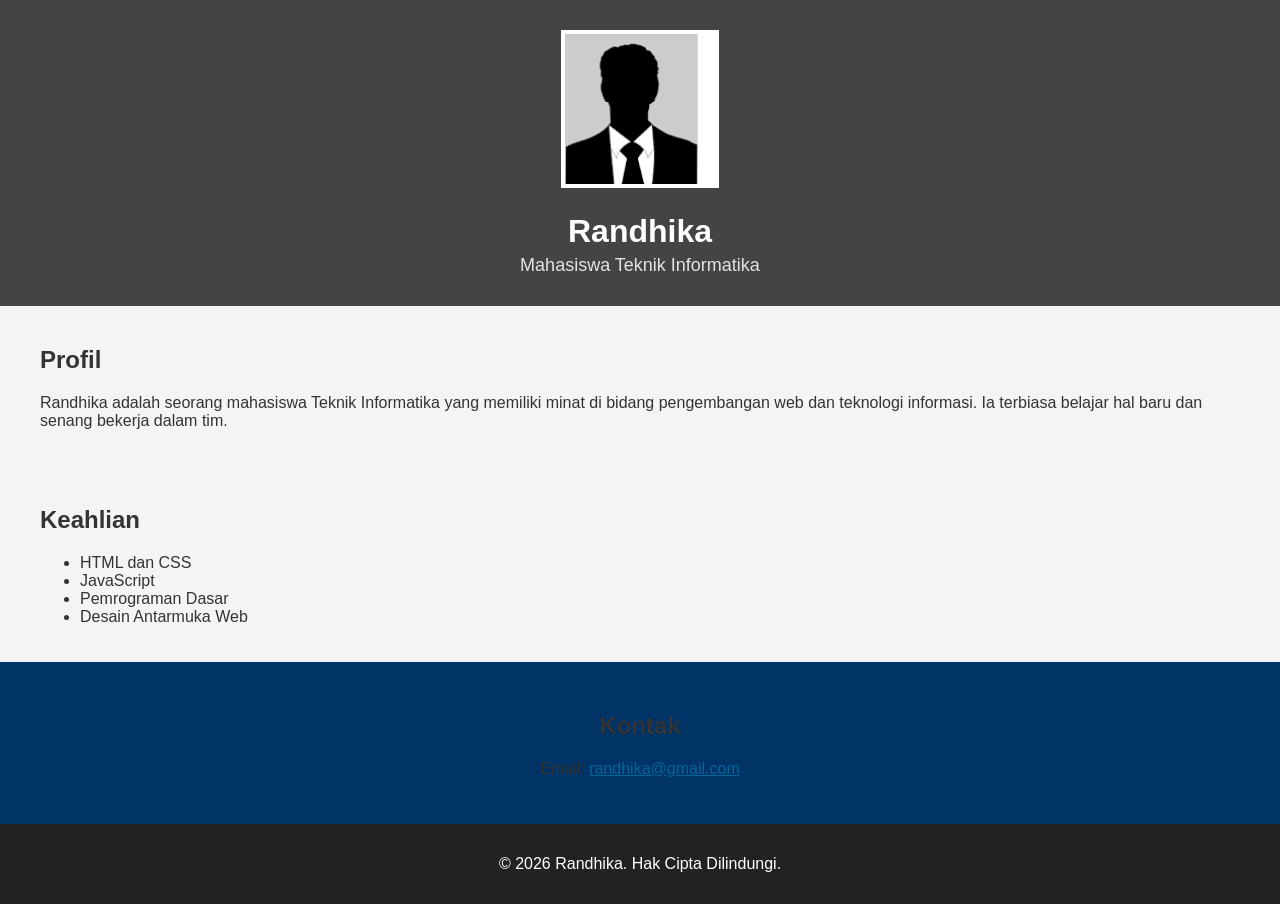
<file: Pertemuan03/index.html>
<!DOCTYPE html>
<html lang="id">
<head>
    <meta charset="UTF-8">
    <meta name="viewport" content="width=device-width, initial-scale=1.0">
    <title>CV Mahasiswa</title>
    <link rel="stylesheet" href="style.css">
</head>
<body>

    <header>
        <img class="foto-profil" src="foto.png" alt="Foto Profil Randhika">
        <h1>Randhika</h1>
        <p class="profesi">Mahasiswa Teknik Informatika</p>
    </header>

    <div class="profil">
        <h2>Profil</h2>
        <p>
            Randhika adalah seorang mahasiswa Teknik Informatika yang memiliki minat
            di bidang pengembangan web dan teknologi informasi. Ia terbiasa belajar
            hal baru dan senang bekerja dalam tim.
        </p>
    </div>

    <div class="keahlian">
        <h2>Keahlian</h2>
        <ul>
            <li>HTML dan CSS</li>
            <li>JavaScript</li>
            <li>Pemrograman Dasar</li>
            <li>Desain Antarmuka Web</li>
        </ul>
    </div>

    <div class="kontak">
        <h2>Kontak</h2>
        <p>Email: <a href="mailto:randhika@gmail.com">randhika@gmail.com</a></p>
    </div>

    <footer>
        <p>&copy; 2026 Randhika. Hak Cipta Dilindungi.</p>
    </footer>
</body>
</html>
</file>
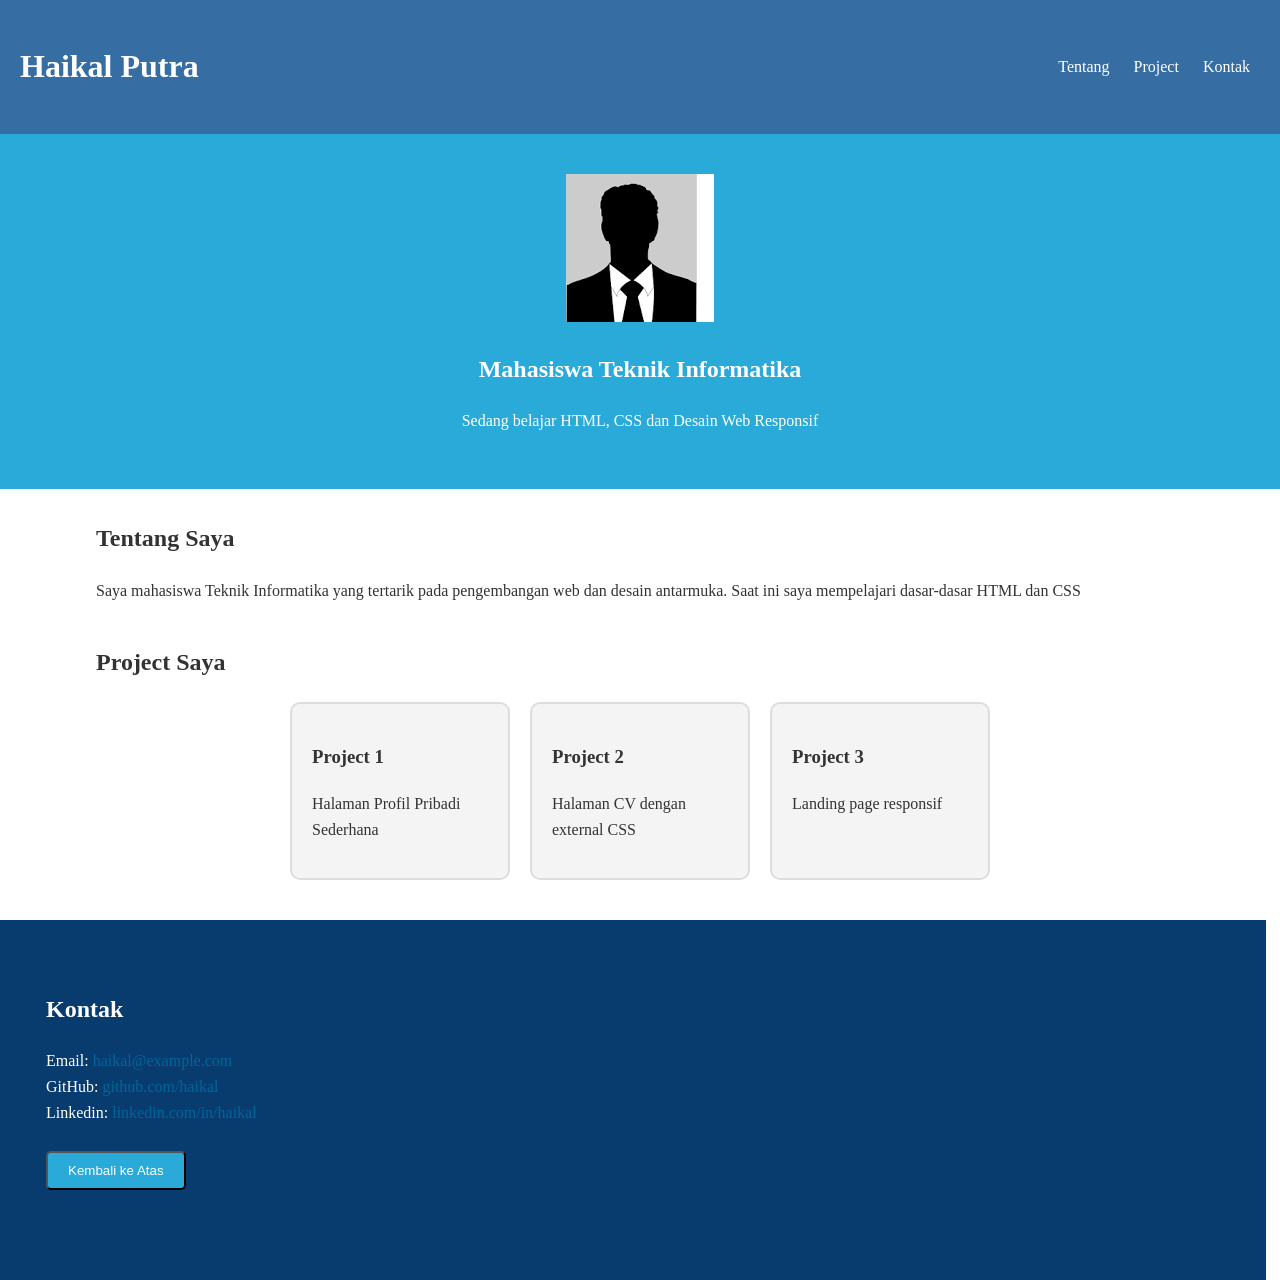
<file: Pertemuan04/index.html>
<!DOCTYPE html>
<html lang="en">
<head>
    <meta charset="UTF-8">
    <meta name="viewport" content="width=device-width, initial-scale=1.0">
    <link rel="stylesheet" href="style.css">
    <title>Mini Portfolio</title>
</head>
<body>
    <header>
        <h1>Haikal Putra</h1>
        <nav>
            <a href="#tentang">Tentang</a>
            <a href="#project">Project</a> 
            <a href="#kontak">Kontak</a>
        </nav>
    </header>

    <section id="hero">
        <img src="foto.png" alt="Foto">
        <h2>Mahasiswa Teknik Informatika</h2>
        <p>Sedang belajar HTML, CSS dan Desain Web Responsif</p>
    </section>

    <main>
        <section id="tentang">
            <h2>Tentang Saya</h2>
            <p>Saya mahasiswa Teknik Informatika yang tertarik pada 
                pengembangan web dan desain antarmuka. Saat ini saya mempelajari dasar-dasar HTML dan CSS </p>
        </section>

        <section id="project">
            <h2>Project Saya</h2>
            <div class="card-wrapper">
                <div class="card">
                    <h3>Project 1</h3>
                    <p>Halaman Profil Pribadi Sederhana</p>
                </div>
                <div class="card">
                    <h3>Project 2</h3>
                    <p>Halaman CV dengan external CSS</p>
                </div>
                <div class="card">
                    <h3>Project 3</h3>
                    <p>Landing page responsif</p>
                </div>
            </div>
        </section>

        <footer>
        <section id="kontak">
            <h2>Kontak</h2>
            <ul class="kontak-list">
                <li>
                    Email: 
                    <a href="mailto:haikal@example.com">haikal@example.com</a><br>
                    GitHub:
                    <a href="https://github.com/haikal">github.com/haikal</a><br>
                    Linkedin:
                    <a href="https://linkedin.com/in/haikal">linkedin.com/in/haikal</a><br>
                </li>
            </ul>
            <button>Kembali ke Atas</button>
        </section>
        </footer>
    </main>
</body>
</html>
</file>
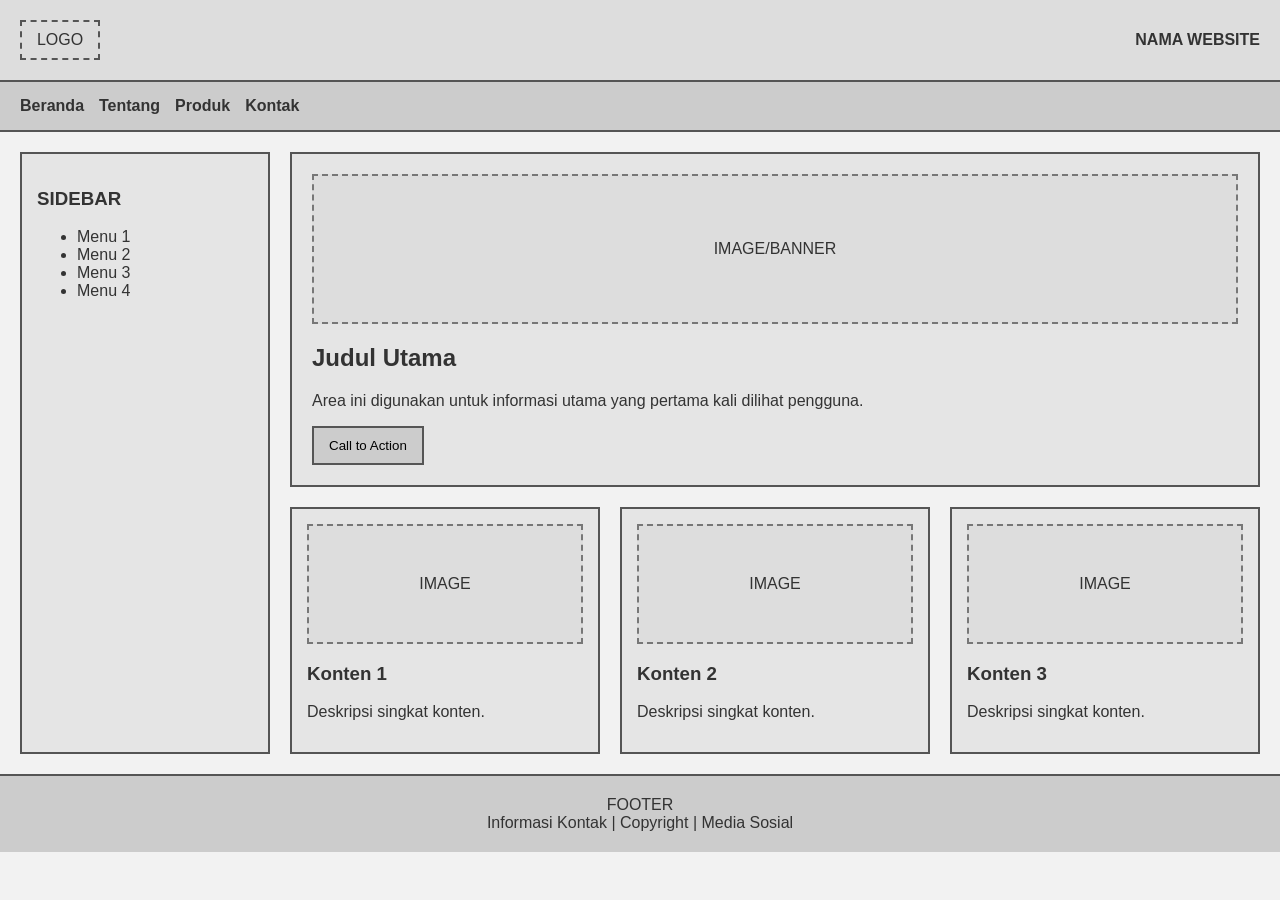
<file: Pertemuan05/Low Fid/index.html>
<!doctype html>
<html lang="id">
  <head>
    <meta charset="UTF-8" />
    <meta name="viewport" content="width=device-width, initial-scale=1.0" />
    <title>Low Fidelity Wireframe</title>
    <link rel="stylesheet" href="css/style.css" />
  </head>
  <body>
    <!-- Header -->
    <header class="header">
      <div class="logo">LOGO</div>
      <div class="judul">NAMA WEBSITE</div>
    </header>

    <!-- Navbar -->
    <nav class="navbar">
      <a href="#">Beranda</a>
      <a href="#">Tentang</a>
      <a href="#">Produk</a>
      <a href="#">Kontak</a>
    </nav>

    <!-- Layout utama -->
    <main class="layout">
      <!-- Sidebar -->
      <aside class="sidebar">
        <h3>SIDEBAR</h3>
        <ul>
          <li>Menu 1</li>
          <li>Menu 2</li>
          <li>Menu 3</li>
          <li>Menu 4</li>
        </ul>
      </aside>

      <!-- Content -->
      <section class="content">
        <div class="hero">
          <div class="image-placeholder">IMAGE/BANNER</div>
          <h1>Judul Utama</h1>
          <p>
            Area ini digunakan untuk informasi utama yang pertama kali dilihat
            pengguna.
          </p>
          <button>Call to Action</button>
        </div>

        <!-- Card -->
        <div class="card-container">
          <div class="card">
            <div class="gambar-card">IMAGE</div>
            <h3>Konten 1</h3>
            <p>Deskripsi singkat konten.</p>
          </div>
          <div class="card">
            <div class="gambar-card">IMAGE</div>
            <h3>Konten 2</h3>
            <p>Deskripsi singkat konten.</p>
          </div>
          <div class="card">
            <div class="gambar-card">IMAGE</div>
            <h3>Konten 3</h3>
            <p>Deskripsi singkat konten.</p>
          </div>
        </div>
      </section>
    </main>

    <!-- Footer -->
    <footer class="footer">
      FOOTER<br />
      Informasi Kontak | Copyright | Media Sosial
    </footer>
  </body>
</html>
</file>
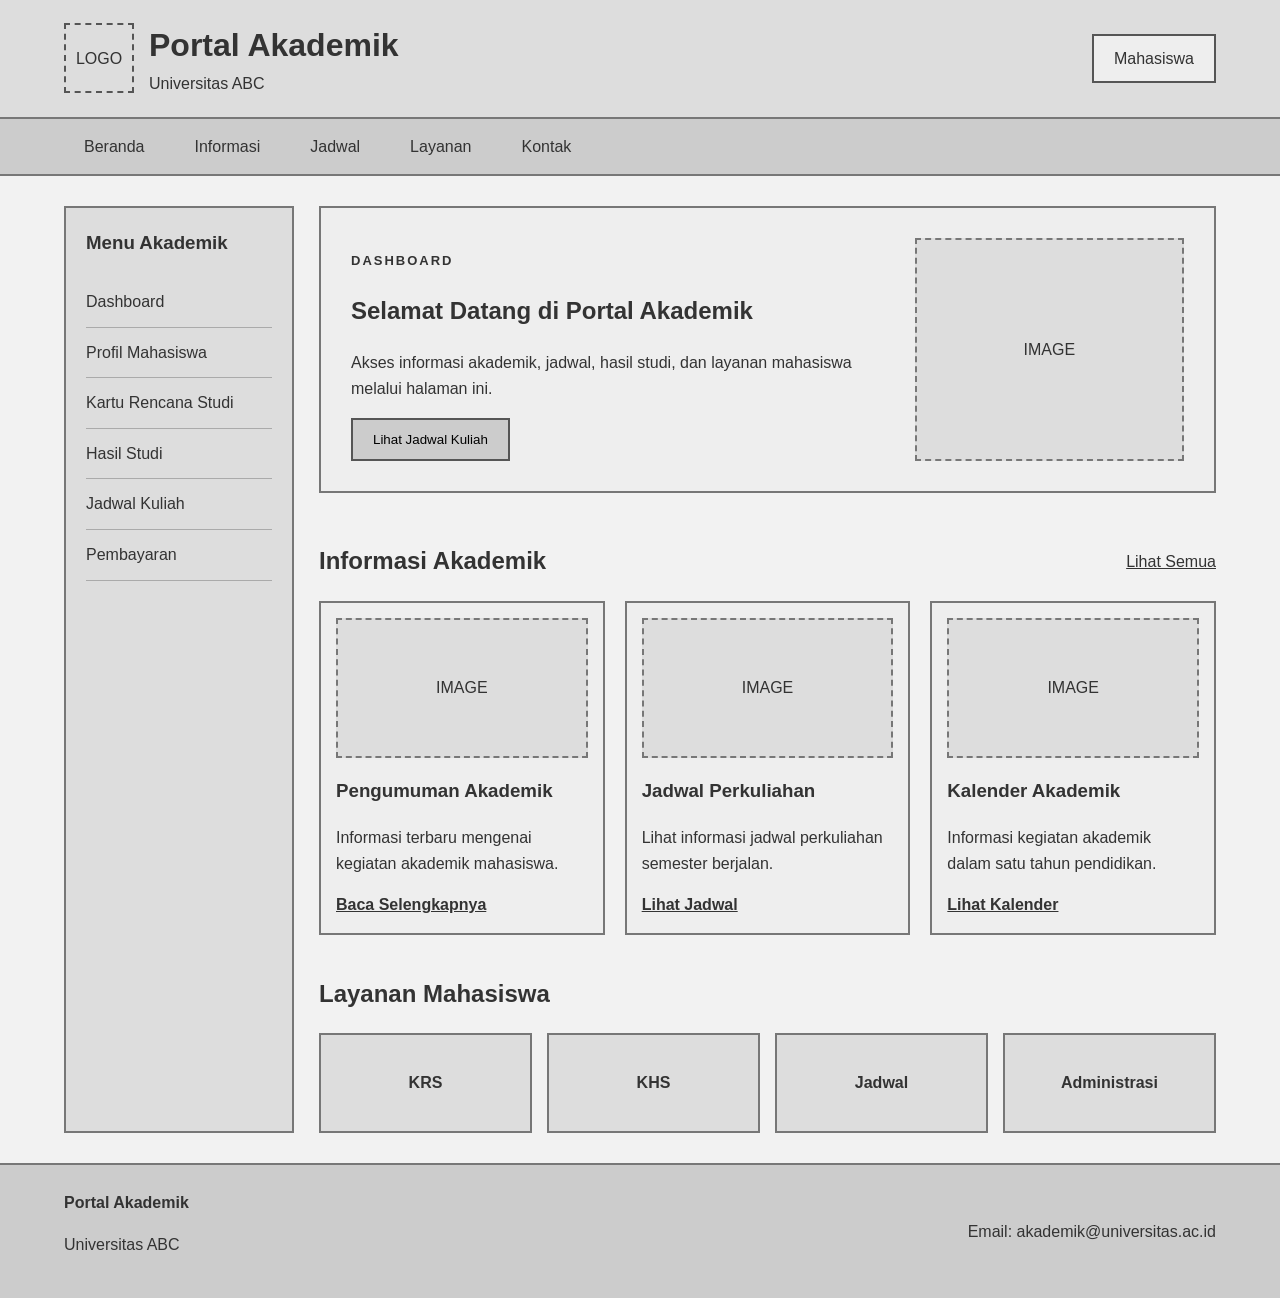
<file: Pertemuan05/Mid Fid/index.html>
<!doctype html>
<html lang="id">
  <head>
    <meta charset="UTF-8" />
    <meta name="viewport" content="width=device-width, initial-scale=1.0" />
    <title>Wireframe Portal Akademik</title>
    <link rel="stylesheet" href="css/style.css" />
  </head>
  <body>
    <!-- Header -->
    <header>
      <div class="container header-wrapper">
        <div class="brand">
          <div class="logo-placeholder">LOGO</div>
          <div>
            <h1>Portal Akademik</h1>
            <p>Universitas ABC</p>
          </div>
        </div>
        <div class="profile">Mahasiswa</div>
      </div>
    </header>

    <!-- Navigation -->
    <nav>
      <div class="container nav-wrapper">
        <a href="#beranda">Beranda</a>
        <a href="#informasi">Informasi</a>
        <a href="#jadwal">Jadwal</a>
        <a href="#layanan">Layanan</a>
        <a href="#kontak">Kontak</a>
      </div>
    </nav>

    <!-- Main -->
    <main class="container main-layout">
      <!-- Sidebar -->
      <aside class="sidebar">
        <h3>Menu Akademik</h3>
        <a href="#">Dashboard</a>
        <a href="#">Profil Mahasiswa</a>
        <a href="#">Kartu Rencana Studi</a>
        <a href="#">Hasil Studi</a>
        <a href="#">Jadwal Kuliah</a>
        <a href="#">Pembayaran</a>
      </aside>

      <!-- Main Content -->
      <section class="content">
        <!-- Hero -->
        <section id="beranda" class="hero">
          <div class="hero-text">
            <p class="label">DASHBOARD</p>
            <h2>Selamat Datang di Portal Akademik</h2>
            <p>
              Akses informasi akademik, jadwal, hasil studi, dan layanan
              mahasiswa melalui halaman ini.
            </p>
            <button>Lihat Jadwal Kuliah</button>
          </div>
          <div class="hero-image">IMAGE</div>
        </section>

        <!-- Informasi -->
        <section id="informasi">
          <div class="section-title">
            <h2>Informasi Akademik</h2>
            <a href="#"> Lihat Semua </a>
          </div>
          <div class="card-grid">
            <article class="card">
              <div class="card-image">IMAGE</div>
              <h3>Pengumuman Akademik</h3>
              <p>Informasi terbaru mengenai kegiatan akademik mahasiswa.</p>
              <a href="#"> Baca Selengkapnya </a>
            </article>
            <article class="card">
              <div class="card-image">IMAGE</div>
              <h3>Jadwal Perkuliahan</h3>
              <p>Lihat informasi jadwal perkuliahan semester berjalan.</p>
              <a href="#"> Lihat Jadwal </a>
            </article>
            <article class="card">
              <div class="card-image">IMAGE</div>
              <h3>Kalender Akademik</h3>
              <p>Informasi kegiatan akademik dalam satu tahun pendidikan.</p>
              <a href="#"> Lihat Kalender </a>
            </article>
          </div>
        </section>

        <!-- Layanan -->
        <section id="layanan" class="layanan">
          <h2>Layanan Mahasiswa</h2>
          <div class="layanan-grid">
            <div class="layanan-item">KRS</div>
            <div class="layanan-item">KHS</div>
            <div class="layanan-item">Jadwal</div>
            <div class="layanan-item">Administrasi</div>
          </div>
        </section>
      </section>
    </main>

    <!-- Footer -->
    <footer id="kontak">
      <div class="container footer-wrapper">
        <div>
          <strong>Portal Akademik</strong>
          <p>Universitas ABC</p>
        </div>
        <div>Email: akademik@universitas.ac.id</div>
      </div>
    </footer>
  </body>
</html>
</file>
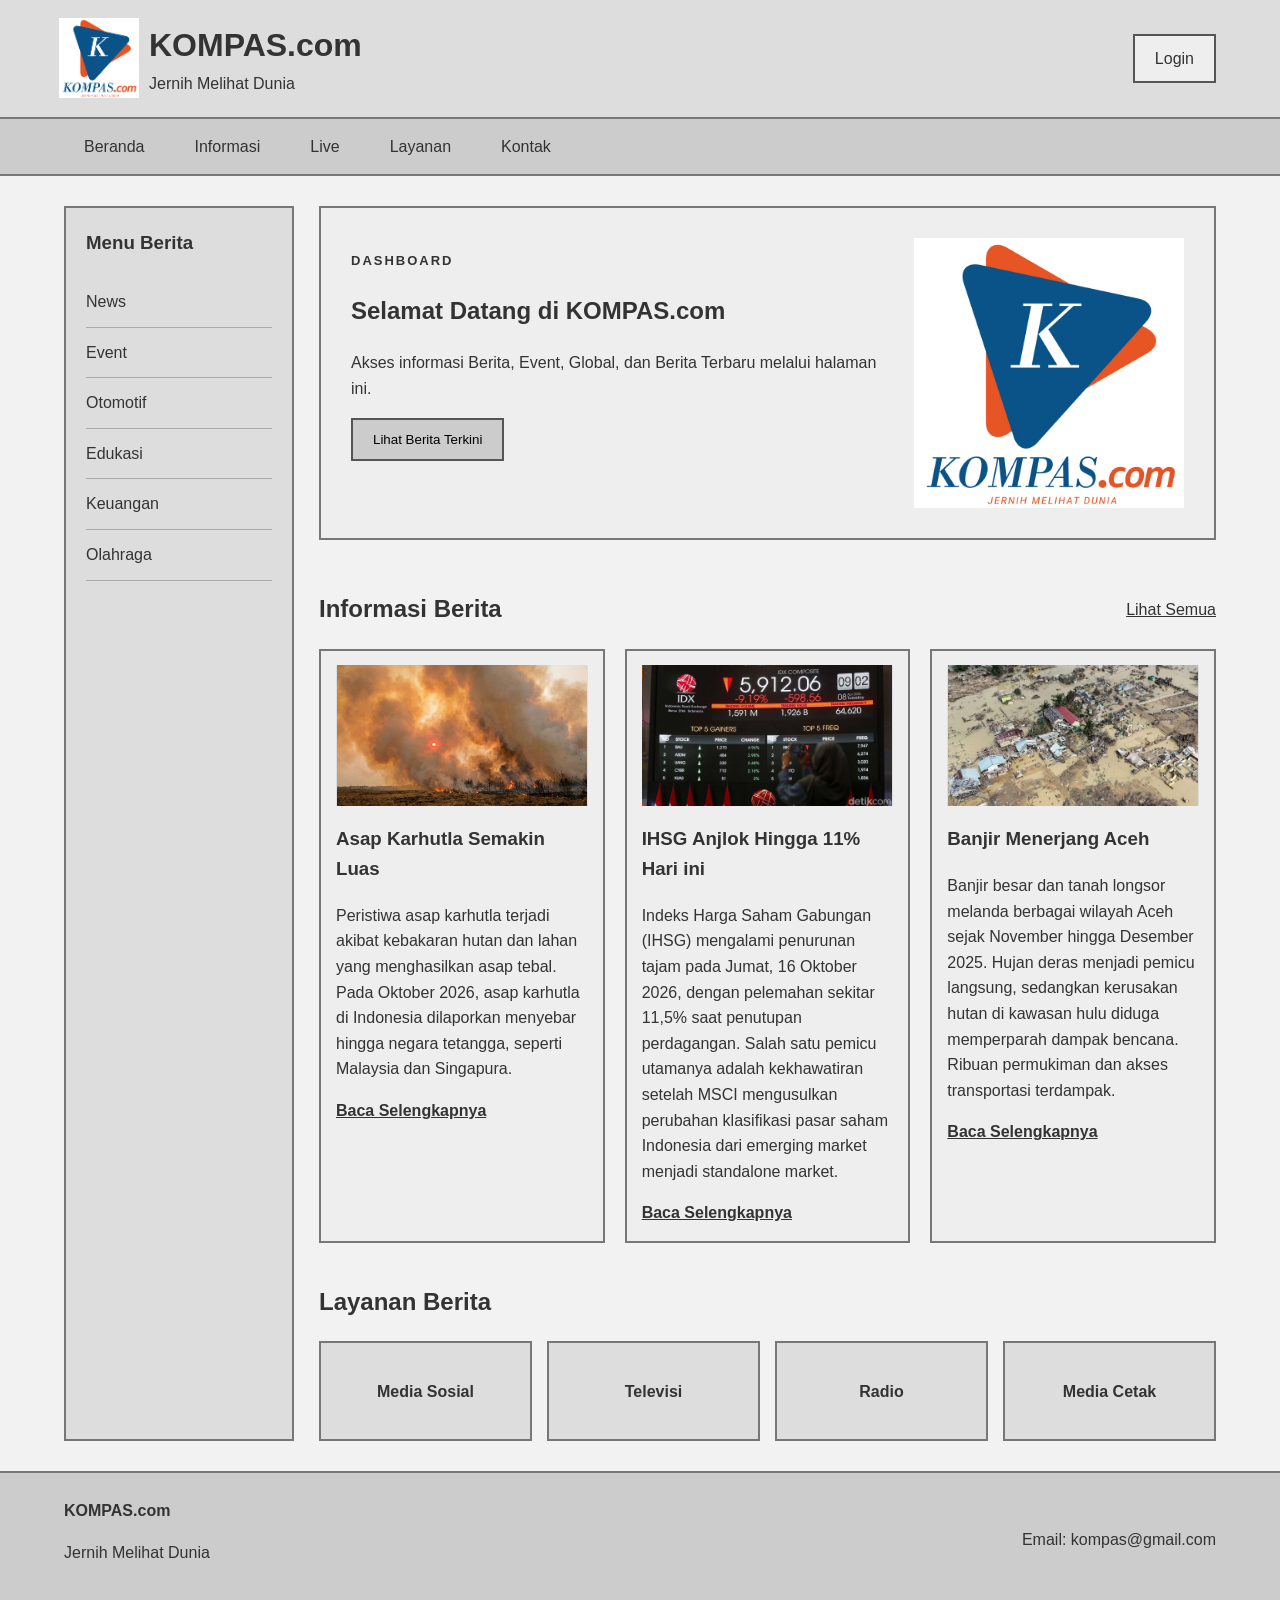
<file: Pertemuan05/Tugas Praktikum/index.html>
<!doctype html>
<html lang="id">
  <head>
    <meta charset="UTF-8" />
    <meta name="viewport" content="width=device-width, initial-scale=1.0" />
    <title>Wireframe Portal Akademik</title>
    <link rel="stylesheet" href="css/style.css" />
  </head>
  <body>
    <!-- Header -->
    <header>
      <div class="container header-wrapper">
        <div class="brand">
          <div class="logo-placeholder"><img class="logo" src="logo.png"></div>
          <div>
            <h1>KOMPAS.com</h1>
            <p>Jernih Melihat Dunia</p>
          </div>
        </div>
        <div class="profile">Login</div>
      </div>
    </header>

    <!-- Navigation -->
    <nav>
      <div class="container nav-wrapper">
        <a href="#beranda">Beranda</a>
        <a href="#informasi">Informasi</a>
        <a href="#live">Live</a>
        <a href="#layanan">Layanan</a>
        <a href="#kontak">Kontak</a>
      </div>
    </nav>

    <!-- Main -->
    <main class="container main-layout">
      <!-- Sidebar -->
      <aside class="sidebar">
        <h3>Menu Berita</h3>
        <a href="#">News</a>
        <a href="#">Event</a>
        <a href="#">Otomotif</a>
        <a href="#">Edukasi</a>
        <a href="#">Keuangan</a>
        <a href="#">Olahraga</a>
      </aside>

      <!-- Main Content -->
      <section class="content">
        <!-- Hero -->
        <section id="beranda" class="hero">
          <div class="hero-text">
            <p class="label">DASHBOARD</p>
            <h2>Selamat Datang di KOMPAS.com</h2>
            <p>
              Akses informasi Berita, Event, Global, dan Berita
              Terbaru melalui halaman ini.
            </p>
            <button>Lihat Berita Terkini</button>
          </div>
          <div class="hero-image"><img class="logo-dashboard" src="logo.png"></div>
        </section>

        <!-- Informasi -->
        <section id="informasi">
          <div class="section-title">
            <h2>Informasi Berita</h2>
            <a href="#"> Lihat Semua </a>
          </div>
          <div class="card-grid">
            <article class="card">
              <div class="card-image"><img class="foto" src="karhutla.jpg"></div>
              <h3>Asap Karhutla Semakin Luas</h3>
              <p>Peristiwa asap karhutla terjadi akibat kebakaran hutan dan lahan yang menghasilkan asap tebal. Pada Oktober 2026, asap karhutla di Indonesia dilaporkan menyebar hingga negara tetangga, seperti Malaysia dan Singapura.</p>
              <a href="#"> Baca Selengkapnya </a>
            </article>
            <article class="card">
              <div class="card-image"><img class="foto" src="ihsg.jpg"></div>
              <h3>IHSG Anjlok Hingga 11% Hari ini</h3>
              <p>Indeks Harga Saham Gabungan (IHSG) mengalami penurunan tajam pada Jumat, 16 Oktober 2026, dengan pelemahan sekitar 11,5% saat penutupan perdagangan. Salah satu pemicu utamanya adalah kekhawatiran setelah MSCI mengusulkan perubahan klasifikasi pasar saham Indonesia dari emerging market menjadi standalone market.</p>
              <a href="#"> Baca Selengkapnya </a>
            </article>
            <article class="card">
              <div class="card-image"><img class="foto" src="aceh.jpg"></div>
              <h3>Banjir Menerjang Aceh</h3>
              <p>Banjir besar dan tanah longsor melanda berbagai wilayah Aceh sejak November hingga Desember 2025. Hujan deras menjadi pemicu langsung, sedangkan kerusakan hutan di kawasan hulu diduga memperparah dampak bencana. Ribuan permukiman dan akses transportasi terdampak.</p>
              <a href="#"> Baca Selengkapnya </a>
            </article>
          </div>
        </section>

        <!-- Layanan -->
        <section id="layanan" class="layanan">
          <h2>Layanan Berita</h2>
          <div class="layanan-grid">
            <div class="layanan-item">Media Sosial</div>
            <div class="layanan-item">Televisi</div>
            <div class="layanan-item">Radio</div>
            <div class="layanan-item">Media Cetak</div>
          </div>
        </section>
      </section>
    </main>

    <!-- Footer -->
    <footer id="kontak">
      <div class="container footer-wrapper">
        <div>
          <strong>KOMPAS.com</strong>
          <p>Jernih Melihat Dunia</p>
        </div>
        <div>Email: kompas@gmail.com</div>
      </div>
    </footer>
  </body>
</html>
</file>
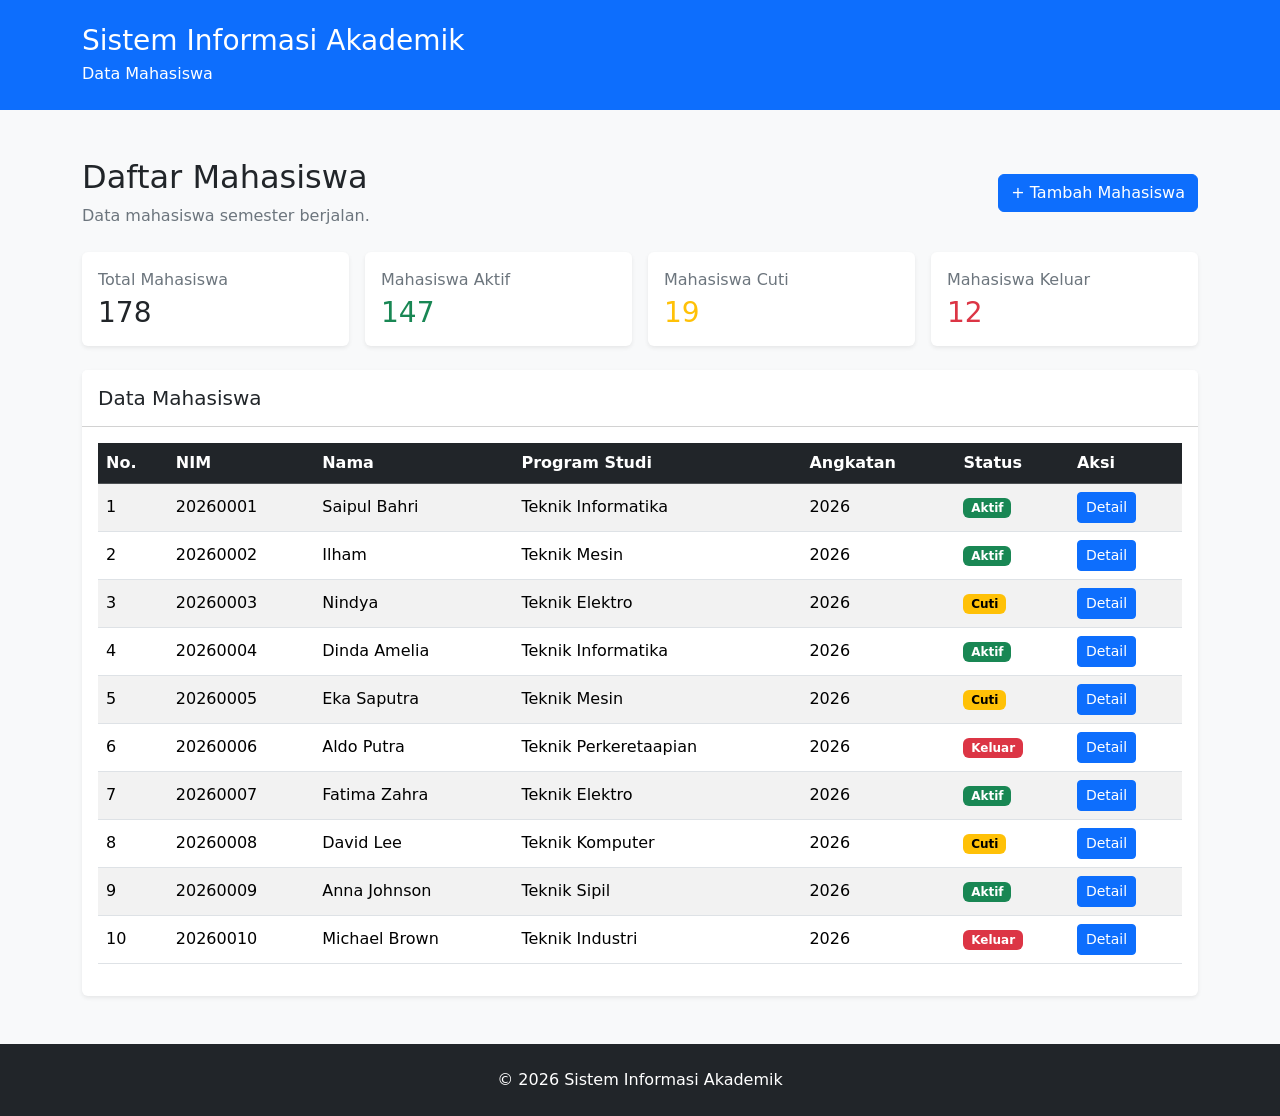
<file: Pertemuan09/Tabel Data Mahasiswa (Tugas)/index.html>
<!DOCTYPE html>
<html lang="id">
<head>
  <meta charset="UTF-8">
  <meta name="viewport"
       content="width=device-width, initial-scale=1.0">
  <title>Data Mahasiswa Bootstrap</title>
  <!-- Bootstrap 5.3.8 -->
  <link
     href="https://cdn.jsdelivr.net/npm/bootstrap@5.3.8/dist/css/bootstrap.min.css"
     rel="stylesheet">
  <!-- CSS sendiri -->
  <link
     rel="stylesheet"
     href="css/style.css">
</head>
<body class="bg-light">
  <!-- =========================
      HEADER
      ========================= -->
  <header class="bg-primary text-white py-4">
     <div class="container">
        <h1 class="h3 mb-1">
           Sistem Informasi Akademik
        </h1>
        <p class="mb-0">
           Data Mahasiswa
        </p>
     </div>
  </header>
  <!-- =========================
      MAIN CONTENT
      ========================= -->
  <main class="container my-5">
     <!-- Judul dan tombol -->
     <div class="row align-items-center mb-4">
        <div class="col-12 col-md-8">
           <h2>
              Daftar Mahasiswa
           </h2>
           <p class="text-secondary mb-md-0">
              Data mahasiswa semester berjalan.
           </p>
        </div>
        <div class="col-12 col-md-4 text-md-end mt-3 mt-md-0">
           <button
              class="btn btn-primary">
              + Tambah Mahasiswa
           </button>
        </div>
     </div>
     <!-- =========================
         INFORMASI RINGKAS
         ========================= -->
     <div class="row g-3 mb-4">
        <div class="col-12 col-md-6 col-lg-3">
           <div class="card shadow-sm">
              <div class="card-body">
                 <p class="text-secondary mb-1">
                    Total Mahasiswa
                 </p>
                 <h3 class="mb-0">
                    178
                 </h3>
              </div>
           </div>
        </div>
        <div class="col-12 col-md-6 col-lg-3">
           <div class="card shadow-sm">
              <div class="card-body">
                 <p class="text-secondary mb-1">
                    Mahasiswa Aktif
                 </p>
                 <h3 class="mb-0 text-success">
                    147
                 </h3>
              </div>
           </div>
        </div>
        <div class="col-12 col-md-6 col-lg-3">
           <div class="card shadow-sm">
              <div class="card-body">
                 <p class="text-secondary mb-1">
                    Mahasiswa Cuti
                 </p>
                 <h3 class="mb-0 text-warning">
                    19
                 </h3>
              </div>
           </div>
        </div>
        <div class="col-12 col-md-6 col-lg-3">
           <div class="card shadow-sm">
              <div class="card-body">
                 <p class="text-secondary mb-1">
                    Mahasiswa Keluar
                 </p>
                 <h3 class="mb-0 text-danger">
                    12
                 </h3>
              </div>
           </div>
        </div>
     </div>
     <!-- =========================
         TABEL
         ========================= -->
     <div class="card shadow-sm">
        <div class="card-header bg-white py-3">
           <h3 class="h5 mb-0">
              Data Mahasiswa
           </h3>
        </div>
        <div class="card-body">
           <!-- Tabel responsive -->
           <div class="table-responsive">
              <table class="table table-striped table-hover align-middle">
                 <thead class="table-dark">
                    <tr>
                       <th>No.</th>
                       <th>NIM</th>
                       <th>Nama</th>
                       <th>Program Studi</th>
                       <th>Angkatan</th>
                       <th>Status</th>
                       <th>Aksi</th>
                    </tr>
                 </thead>
                 <tbody>
                    <tr>
                       <td>1</td>
                       <td>20260001</td>
                       <td>Saipul Bahri</td>
                       <td>Teknik Informatika</td>
                       <td>2026</td>
                       <td>
                          <span class="badge text-bg-success">
                             Aktif
                          </span>
                       </td>
                       <td>
                          <button class="btn btn-sm btn-primary">
                             Detail
                          </button>
                       </td>
                    </tr>
                    <tr>
                       <td>2</td>
                       <td>20260002</td>
                       <td>Ilham</td>
                       <td>Teknik Mesin</td>
                       <td>2026</td>
                       <td>
                          <span class="badge text-bg-success">
                             Aktif
                          </span>
                       </td>
                       <td>
                          <button class="btn btn-sm btn-primary">
                             Detail
                          </button>
                       </td>
                    </tr>
                    <tr>
                       <td>3</td>
                       <td>20260003</td>
                       <td>Nindya</td>
                       <td>Teknik Elektro</td>
                       <td>2026</td>
                       <td>
                          <span class="badge text-bg-warning">
                             Cuti
                          </span>
                       </td>
                       <td>
                          <button class="btn btn-sm btn-primary">
                             Detail
                          </button>
                       </td>
                    </tr>
                    <tr>
                       <td>4</td>
                       <td>20260004</td>
                       <td>Dinda Amelia</td>
                       <td>Teknik Informatika</td>
                       <td>2026</td>
                       <td>
                          <span class="badge text-bg-success">
                             Aktif
                          </span>
                       </td>
                       <td>
                          <button class="btn btn-sm btn-primary">
                             Detail
                          </button>
                       </td>
                    </tr>
                    <tr>
                       <td>5</td>
                       <td>20260005</td>
                       <td>Eka Saputra</td>
                       <td>Teknik Mesin</td>
                       <td>2026</td>
                       <td>
                          <span class="badge text-bg-warning">
                             Cuti
                          </span>
                       </td>
                       <td>
                          <button class="btn btn-sm btn-primary">
                             Detail
                          </button>
                       </td>
                    </tr>
                    <tr>
                       <td>6</td>
                       <td>20260006</td>
                       <td>Aldo Putra</td>
                       <td>Teknik Perkeretaapian</td>
                       <td>2026</td>
                       <td>
                          <span class="badge text-bg-danger">
                             Keluar
                          </span>
                       </td>
                       <td>
                          <button class="btn btn-sm btn-primary">
                             Detail
                          </button>
                       </td>
                    </tr>
                    <tr>
                       <td>7</td>
                       <td>20260007</td>
                       <td>Fatima Zahra</td>
                       <td>Teknik Elektro</td>
                       <td>2026</td>
                       <td>
                          <span class="badge text-bg-success">
                             Aktif
                          </span>
                       </td>
                       <td>
                          <button class="btn btn-sm btn-primary">
                             Detail
                          </button>
                       </td>
                    </tr>
                    <tr>
                       <td>8</td>
                       <td>20260008</td>
                       <td>David Lee</td>
                       <td>Teknik Komputer</td>
                       <td>2026</td>
                       <td>
                          <span class="badge text-bg-warning">
                             Cuti
                          </span>
                       </td>
                       <td>
                          <button class="btn btn-sm btn-primary">
                             Detail
                          </button>
                       </td>
                    </tr>
                    <tr>
                       <td>9</td>
                       <td>20260009</td>
                       <td>Anna Johnson</td>
                       <td>Teknik Sipil</td>
                       <td>2026</td>
                       <td>
                          <span class="badge text-bg-success">
                             Aktif
                          </span>
                       </td>
                       <td>
                          <button class="btn btn-sm btn-primary">
                             Detail
                          </button>
                       </td>
                    </tr>
                    <tr>
                       <td>10</td>
                       <td>20260010</td>
                       <td>Michael Brown</td>
                       <td>Teknik Industri</td>
                       <td>2026</td>
                       <td>
                          <span class="badge text-bg-danger">
                             Keluar
                          </span>
                       </td>
                       <td>
                          <button class="btn btn-sm btn-primary">
                             Detail
                          </button>
                       </td>
                    </tr>
                 </tbody>
              </table>
           </div>
        </div>
     </div>
  </main>
  <!-- =========================
      FOOTER
      ========================= -->
  <footer class="bg-dark text-white text-center py-4">
     <div class="container">
        <p class="mb-0">
           &copy; 2026
           Sistem Informasi Akademik
        </p>
     </div>
  </footer>
  <!-- Bootstrap JS -->
  <script src="https://cdn.jsdelivr.net/npm/bootstrap@5.3.8/dist/js/bootstrap.bundle.min.js"></script>
</body>
</html>
</file>
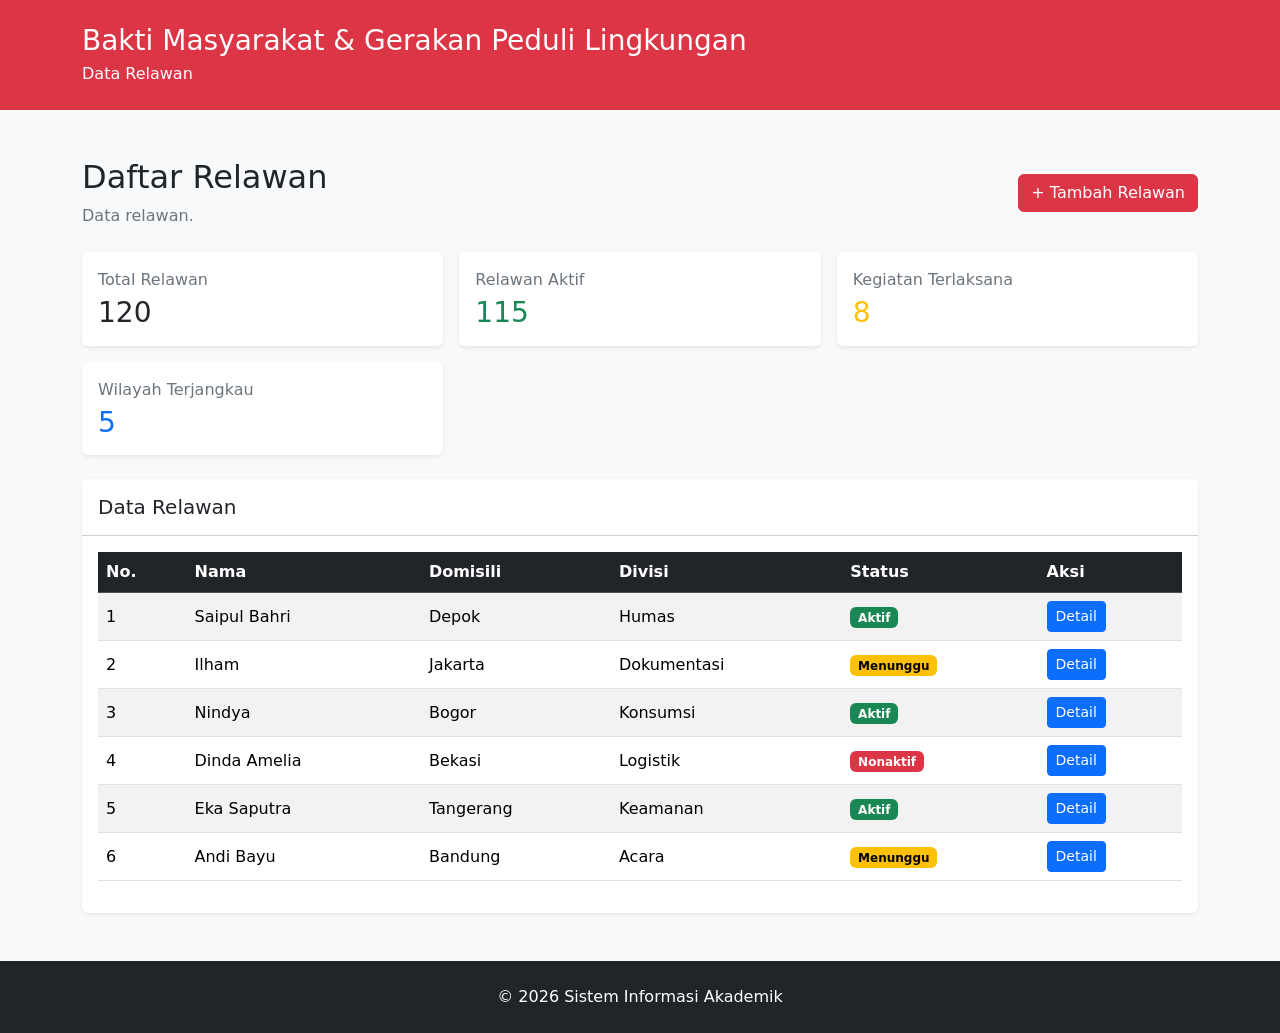
<file: Pertemuan09/Tabel Data Relawan (Quiz)/index.html>
<!DOCTYPE html>
<html lang="id">
<head>
  <meta charset="UTF-8">
  <meta name="viewport"
       content="width=device-width, initial-scale=1.0">
  <title>Data Mahasiswa Bootstrap</title>
  <!-- Bootstrap 5.3.8 -->
  <link
     href="https://cdn.jsdelivr.net/npm/bootstrap@5.3.8/dist/css/bootstrap.min.css"
     rel="stylesheet">
  <!-- CSS sendiri -->
  <link
     rel="stylesheet"
     href="css/style.css">
</head>
<body class="bg-light">
  <!-- =========================
      HEADER
      ========================= -->
  <header class="bg-danger text-white py-4">
     <div class="container">
        <h1 class="h3 mb-1">
           Bakti Masyarakat & Gerakan Peduli Lingkungan
        </h1>
        <p class="mb-0">
           Data Relawan
        </p>
     </div>
  </header>
  <!-- =========================
      MAIN CONTENT
      ========================= -->
  <main class="container my-5">
     <!-- Judul dan tombol -->
     <div class="row align-items-center mb-4">
        <div class="col-12 col-md-8">
           <h2>
              Daftar Relawan
           </h2>
           <p class="text-secondary mb-md-0">
              Data relawan.
           </p>
        </div>
        <div class="col-12 col-md-4 text-md-end mt-3 mt-md-0">
           <button
              class="btn btn-danger">
              + Tambah Relawan
           </button>
        </div>
     </div>
     <!-- =========================
         INFORMASI RINGKAS
         ========================= -->
     <div class="row g-3 mb-4">
        <div class="col-12 col-md-4">
           <div class="card shadow-sm">
              <div class="card-body">
                 <p class="text-secondary mb-1">
                    Total Relawan
                 </p>
                 <h3 class="mb-0">
                    120
                 </h3>
              </div>
           </div>
        </div>
        <div class="col-12 col-md-4">
           <div class="card shadow-sm">
              <div class="card-body">
                 <p class="text-secondary mb-1">
                    Relawan Aktif
                 </p>
                 <h3 class="mb-0 text-success">
                    115
                 </h3>
              </div>
           </div>
        </div>
        <div class="col-12 col-md-4">
           <div class="card shadow-sm">
              <div class="card-body">
                 <p class="text-secondary mb-1">
                    Kegiatan Terlaksana
                 </p>
                 <h3 class="mb-0 text-warning">
                    8
                 </h3>
              </div>
           </div>
        </div>
        <div class="col-12 col-md-4">
           <div class="card shadow-sm">
              <div class="card-body">
                 <p class="text-secondary mb-1">
                    Wilayah Terjangkau
                 </p>
                 <h3 class="mb-0 text-primary">
                    5
                 </h3>
              </div>
           </div>
        </div>
     </div>
     <!-- =========================
         TABEL
         ========================= -->
     <div class="card shadow-sm">
        <div class="card-header bg-white py-3">
           <h3 class="h5 mb-0">
              Data Relawan
           </h3>
        </div>
        <div class="card-body">
           <!-- Tabel responsive -->
           <div class="table-responsive">
              <table class="table table-striped table-hover align-middle">
                 <thead class="table-dark">
                    <tr>
                       <th>No.</th>
                       <th>Nama</th>
                       <th>Domisili</th>
                       <th>Divisi</th>
                       <th>Status</th>
                       <th>Aksi</th>
                    </tr>
                 </thead>
                 <tbody>
                    <tr>
                       <td>1</td>
                       <td>Saipul Bahri</td>
                       <td>Depok</td>
                       <td>Humas</td>
                       <td>
                          <span class="badge text-bg-success">
                             Aktif
                          </span>
                       </td>
                       <td>
                          <button class="btn btn-sm btn-primary">
                             Detail
                          </button>
                       </td>
                    </tr>
                    <tr>
                       <td>2</td>
                       <td>Ilham</td>
                       <td>Jakarta</td>
                       <td>Dokumentasi</td>
                       <td>
                          <span class="badge text-bg-warning">
                             Menunggu
                          </span>
                       </td>
                       <td>
                          <button class="btn btn-sm btn-primary">
                             Detail
                          </button>
                       </td>
                    </tr>
                    <tr>
                       <td>3</td>
                       <td>Nindya</td>
                       <td>Bogor</td>
                       <td>Konsumsi</td>
                       <td>
                          <span class="badge text-bg-success">
                             Aktif
                          </span>
                       </td>
                       <td>
                          <button class="btn btn-sm btn-primary">
                             Detail
                          </button>
                       </td>
                    </tr>
                    <tr>
                       <td>4</td>
                       <td>Dinda Amelia</td>
                       <td>Bekasi</td>
                       <td>Logistik</td>
                       <td>
                          <span class="badge text-bg-danger">
                             Nonaktif
                          </span>
                       </td>
                       <td>
                          <button class="btn btn-sm btn-primary">
                             Detail
                          </button>
                       </td>
                    </tr>
                    <tr>
                       <td>5</td>
                       <td>Eka Saputra</td>
                       <td>Tangerang</td>
                       <td>Keamanan</td>
                       <td>
                          <span class="badge text-bg-success">
                             Aktif
                          </span>
                       </td>
                       <td>
                          <button class="btn btn-sm btn-primary">
                             Detail
                          </button>
                       </td>
                    </tr>
                    <tr>
                       <td>6</td>
                       <td>Andi Bayu</td>
                       <td>Bandung</td>
                       <td>Acara</td>
                       <td>
                          <span class="badge text-bg-warning">
                             Menunggu
                          </span>
                       </td>
                       <td>
                          <button class="btn btn-sm btn-primary">
                             Detail
                          </button>
                       </td>
                    </tr>
                 </tbody>
              </table>
           </div>
        </div>
     </div>
  </main>
  <!-- =========================
      FOOTER
      ========================= -->
  <footer class="bg-dark text-white text-center py-4">
     <div class="container">
        <p class="mb-0">
           &copy; 2026
           Sistem Informasi Akademik
        </p>
     </div>
  </footer>
  <!-- Bootstrap JS -->
  <script src="https://cdn.jsdelivr.net/npm/bootstrap@5.3.8/dist/js/bootstrap.bundle.min.js"></script>
</body>
</html>
</file>
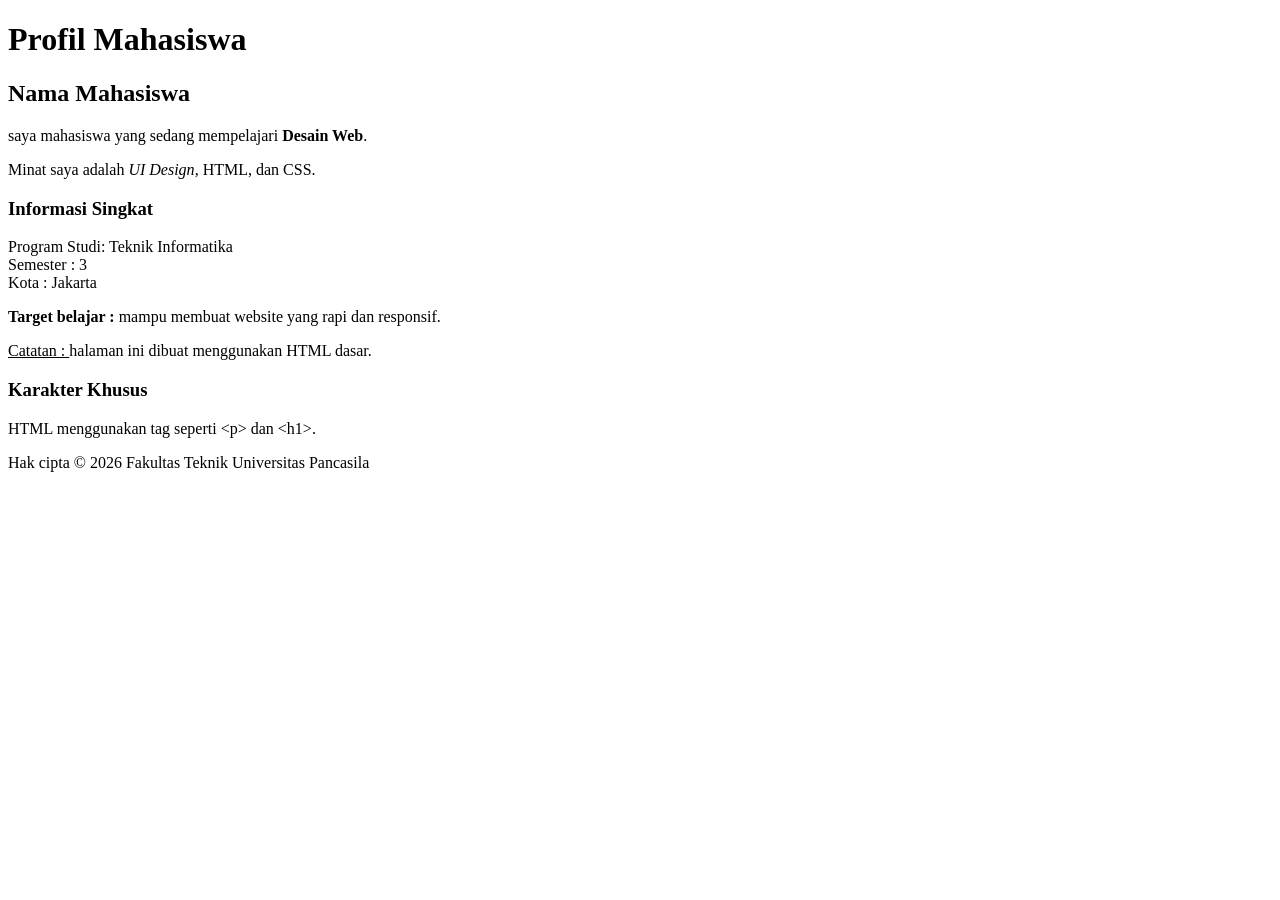
<file: Pertemuan01/dw.html>
<!DOCTYPE html>
<html lang="id">
<head>
    <meta charset="UTF-8">
    <meta name="viewport" content="width=device-width, initial-scale=1.0">
    <title>Profil Mahasiswa</title>
</head>
<body>
    <h1>Profil Mahasiswa</h1>
    <h2>Nama Mahasiswa</h2>
    <p>saya mahasiswa yang sedang mempelajari <strong>Desain Web</strong>.</p>
    <p>Minat saya adalah <em>UI Design</em>, HTML, dan CSS.</p>
    <h3>Informasi Singkat</h3>
    <p> Program Studi: Teknik Informatika<br>
        Semester : 3<br>
        Kota : Jakarta</p>
    <p><b>Target belajar : </b> mampu membuat website yang rapi dan responsif.</p>
    <p><u>Catatan : </u> halaman ini dibuat menggunakan HTML dasar.</p>
    <h3>Karakter Khusus</h3>
    <p>HTML menggunakan tag seperti &lt;p&gt; dan &lt;h1&gt;.</p>
    <p>Hak cipta &copy; 2026 Fakultas Teknik Universitas Pancasila</p>
</body>
</html>
</file>
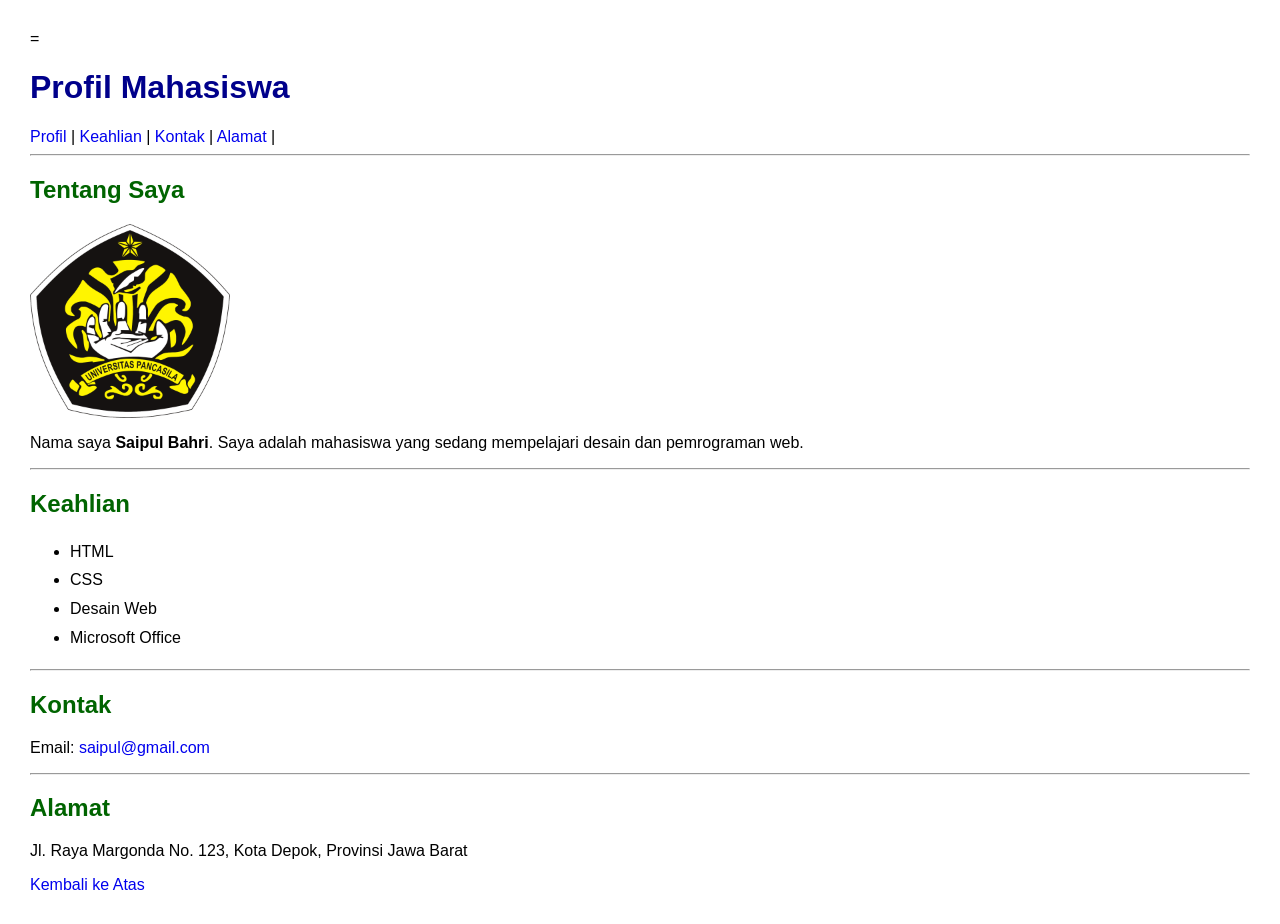
<file: Pertemuan02/Praktikum2.html>
=<!DOCTYPE html>
<html lang="en">
<head>
    <meta charset="UTF-8">
    <meta name="viewport" content="width=device-width, initial-scale=1.0">
    <title>Profil Mahasiswa</title>
    <link rel="stylesheet" href="css/style.css">
</head>
<body>
    <header id="beranda">
        <h1>Profil Mahasiswa</h1>
        <nav>
            <a href="profil">Profil</a> |
            <a href="keahlian">Keahlian</a> |
            <a href="kontak">Kontak</a> |
            <a href="alamat">Alamat</a> |
        </nav>
    </header>
    <hr>
    <section id="profil">
        <h2>Tentang Saya</h2>
        <img src="logo.png"
            alt="Foto Profil"
            width="200"
            title="Foto Profil">
        <p> Nama saya <strong>Saipul Bahri</strong>.
            Saya adalah mahasiswa yang sedang mempelajari 
            desain dan pemrograman web.
        </p>
    </section>
    <hr>
    <section id="keahlian">
        <h2>Keahlian</h2>
        <ul class="daftar-keahlian">
            <li>HTML</li>
            <li>CSS</li>
            <li>Desain Web</li>
            <li>Microsoft Office</li>
        </ul>
    </section>
    <hr>

    <section id="kontak">
        <h2>Kontak</h2>
        <p>Email: <a href="mailto:saipul@gmail.com">
            saipul@gmail.com
        </a>
    </p>
    </section>
    <hr>

    <section id="alamat">
        <h2>Alamat</h2>
        <p>Jl. Raya Margonda No. 123, Kota Depok, Provinsi Jawa Barat</p>
        <p>
        <a href="#beranda">
            Kembali ke Atas
        </a>
    </p>
    </section>
</body>
</html>
</file>
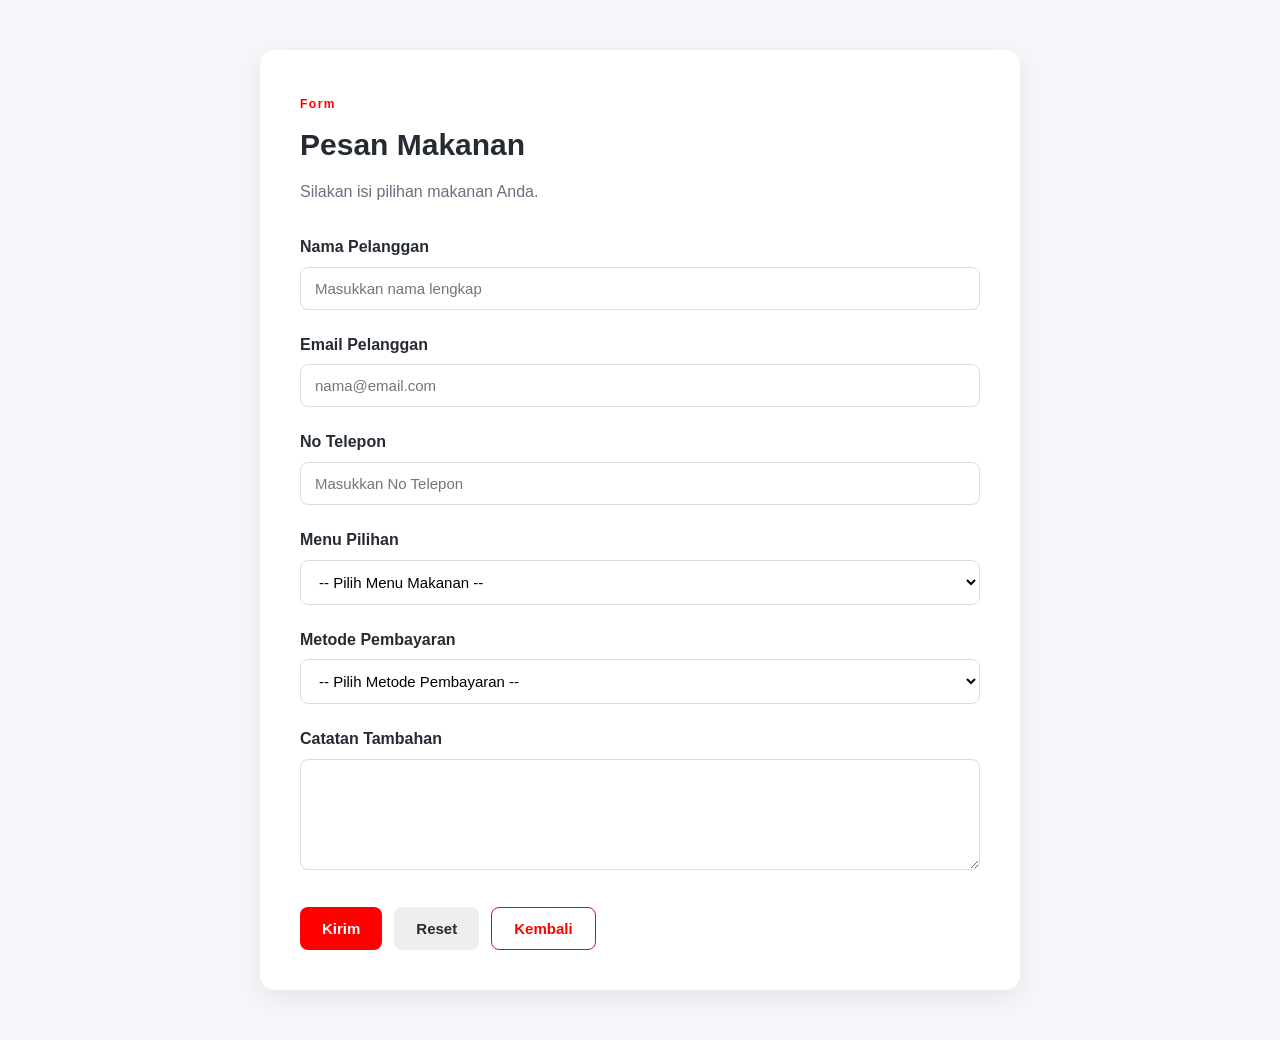
<file: Pertemuan06/Contoh1 (Quiz)/pesan.html>
<!DOCTYPE html>
<html lang="id">
<head>
  <meta charset="UTF-8">
  <meta name="viewport"
       content="width=device-width, initial-scale=1.0">
  <title>Form Pendaftaran Mahasiswa</title>
  <link rel="stylesheet"
       href="css_pesan/style.css">
</head>
<body>
  <main class="container">
     <section class="registration-card">
        <div class="form-header">
           <span class="label">
             Form
           </span>
           <h1>
              Pesan Makanan
           </h1>
           <p>
              Silakan isi pilihan makanan Anda.
           </p>
        </div>
        <!--
           Method POST digunakan karena
           data pendaftaran dikirim melalui
           body HTTP request.
        -->
        <form
           action="/proses-pendaftaran"
           method="post">
           <!-- Nama -->
           <div class="form-group">
              <label for="nama">
                 Nama Pelanggan
              </label>
              <input
                 type="text"
                 id="nama"
                 name="nama"
                 placeholder="Masukkan nama lengkap"
                 required>
           </div>
           <!-- Email -->
           <div class="form-group">
              <label for="email">
                 Email Pelanggan
              </label>
              <input
                 type="email"
                 id="email"
                 name="email"
                 placeholder="nama@email.com"
                 required>
           </div>
           <!-- Password -->
           <div class="form-group">
              <label for="password">
                 No Telepon
              </label>
              <input
                 type="password"
                 id="password"
                 name="password"
                 placeholder="Masukkan No Telepon"
                 required>
           </div>
           <!-- Umur -->
           <div class="form-group">
              <label for="umur">
                 Menu Pilihan
              </label>
              <select
                 id="program-studi"
                 name="program_studi"
                 required>
                 <option value="">
                    -- Pilih Menu Makanan --
                 </option>
                 <option value="informatika">
                    Rendang
                 </option>
                 <option value="mesin">
                    Tunjang
                 </option>
                 <option value="elektro">
                    Dendeng Batokok
                 </option>
                 <option value="sipil">
                    Ayam Bakar
                 </option>
              </select>
           </div>
           <!-- Metode Pembayaran -->
           <div class="form-group">
              <label for="program-studi">
                 Metode Pembayaran
              </label>
              <select
                 id="program-studi"
                 name="program_studi"
                 required>
                 <option value="">
                    -- Pilih Metode Pembayaran --
                 </option>
                 <option value="informatika">
                    Cash
                 </option>
                 <option value="mesin">
                    Debit
                 </option>
                 <option value="elektro">
                    Qris
                 </option>
              </select>
           </div>
           <!-- Alamat -->
           <div class="form-group">
              <label for="alamat">
                 Catatan Tambahan
              </label>
              <textarea
                 id="alamat"
                 name="alamat"
                 rows="5"
                 placeholder="Contoh: Gula Sedikit">
              </textarea>
           </div>
           <!-- Button -->
           <div class="button-group">
              <button
                 type="submit"
                 class="btn btn-primary">
                 Kirim
              </button>
              <button
                 type="reset"
                 class="btn btn-reset">
                 Reset
              </button>
              <button
                 type="button"
                 class="btn btn-secondary">
                 Kembali
              </button>
           </div>
        </form>
     </section>
  </main>
</body>
</html>
</file>
<file: Pertemuan03/style.css>
body {
    font-family: Arial, sans-serif;
    margin: 0;
    background-color: #f4f4f4;
    color: #333;
}
header {
    background-color: #444;
    text-align: center;
    padding: 30px 20px;
}
.foto-profil {
    width: 150px;
    height: 150px;
    border: 4px solid white;
}
h1 {
    color: white;
    font-size: 32px;
    font-weight: bold;
    margin-bottom: 5px;
}
.profesi {
    color: rgba(255, 255, 255, 0.85);
    font-size: 18px;
    margin: 0;
}
.profil,
.keahlian {
    padding: 20px 40px;
}
.kontak a {
    color: #006699;
}
.kontak {
    background-color: #003366;
    text-align: center;
    padding: 30px;
}
footer {
    text-align: center;
    padding: 15px;
    background-color: #222;
    color: white;
}
</file>
<file: Pertemuan04/style.css>
body{
    font-family: georgia, 'Times New Roman', Times, serif;
    margin: 0;
    line-height: 1.6;
    color: #333;
}

header {
    background-color: #366da3;
    color: white;
    padding: 20px;
    position: sticky;
    top: 0;
    z-index: 1000;
    display: flex;
    align-items: center;
    justify-content: space-between;
}

header nav a {
    color: white;
    text-decoration: none;
    margin: 0 10px;
}

header nav a:hover {
    text-decoration: underline;
}

#hero {
    background-color: #29aad9;
    color: white;
    text-align: center;
    padding: 40px 20px;
}

.foto-profil {
    width: 120px;
    height: 120px;
    border-radius: 50%;
    object-fit: cover;
    border: 4px solid white;
    margin-bottom: 15px;
}

main {
    width: 85%;
    margin: 30px auto;
}

main section {
    margin-bottom: 40px;
}

.card-wrapper {
    display: flex;
    justify-content: center;
    flex-wrap: wrap;
    gap: 20px;
}

.card:hover {
    transform: translateY(-5px);
    box-shadow: 0 4px 8px rgba(0, 0, 0, 0.15);
    background-color: #ffffff;
}

.card {
    background-color: #f4f4f4;
    padding: 20px;
    border: 2px solid #ddd;
    border-radius: 10px;
    width: 220px;
    box-sizing: border-box;
}

/* Kontak */
.kontak-list {
    list-style: none;
    padding: 0;
}
.kontak-list li {
    margin-bottom: 8px;
}
.kontak-list a {
    color: #006699;
    text-decoration: none;
}
.kontak-list a:hover {
    text-decoration: underline;
}
button {
    display: inline-block;
    margin-top: 10px;
    padding: 10px 20px;
    background-color: #29aad9;
    color: white;
    text-decoration: none;
    border-radius: 5px;
}
button:hover {
    transform: translateY(-5px);
    box-shadow: 0 4px 8px rgba(0, 0, 0, 0.15);
    background-color: #00ff6a;
}

footer {
    background-color: #083b6e;
    color: white;
    padding: 50px;
    width: 1170px;
    margin-left: -100px;
    margin-bottom: -50px;
}

@media (max-width: 768px) {
    .card-wrapper {
        flex-direction: column;
        align-items: center;
    }
    .card {
        width: 90%;
    }
    #hero h2 {
        font-size: 20px;
    }
    header nav a {
        display: block;
        margin: 8px 0;
    }
}
</file>
<file: Pertemuan05/Low Fid/css/style.css>
* {
  box-sizing: border-box;
}

body {
  margin: 0;
  font-family: Arial, sans-serif;
  background-color: #f2f2f2;
  color: #333333;
}

/* HEADER */
.header {
  display: flex;
  justify-content: space-between;
  align-items: center;
  padding: 20px;
  background-color: #dddddd;
  border-bottom: 2px solid #555555;
}

.logo {
  width: 80px;
  height: 40px;
  border: 2px dashed #555555;
  display: flex;
  justify-content: center;
  align-items: center;
}

.judul {
  font-weight: bold;
}

/* NAVBAR */
.navbar {
  display: flex;
  gap: 15px;
  background-color: #cccccc;
  padding: 15px 20px;
  border-bottom: 2px solid #555555;
}

.navbar a {
  text-decoration: none;
  color: #333333;
  font-weight: bold;
}

/* LAYOUT */
.layout {
  display: flex;
  gap: 20px;
  padding: 20px;
}

.sidebar {
  width: 250px;
  border: 2px solid #555555;
  padding: 15px;
  background-color: #e5e5e5;
}

.content {
  flex: 1;
}

.hero {
  border: 2px solid #555555;
  padding: 20px;
  background-color: #e5e5e5;
  margin-bottom: 20px;
}

.image-placeholder {
  height: 150px;
  border: 2px dashed #777777;
  display: flex;
  justify-content: center;
  align-items: center;
  background-color: #dddddd;
  margin-bottom: 15px;
}

button {
  padding: 10px 15px;
  border: 2px solid #555555;
  background-color: #cccccc;
  cursor: pointer;
}

/* CARD */
.card-container {
  display: flex;
  gap: 20px;
  margin-top: 20px;
}

.card {
  flex: 1;
  border: 2px solid #555555;
  padding: 15px;
  background-color: #e5e5e5;
}

.gambar-card {
  height: 120px;
  border: 2px dashed #777777;
  display: flex;
  justify-content: center;
  align-items: center;
  background-color: #dddddd;
}

/* FOOTER */
footer {
  text-align: center;
  padding: 20px;
  border-top: 2px solid #555555;
  background-color: #cccccc;
}

/* RESPONSIVE */
@media (max-width: 768px) {
  .layout {
    flex-direction: column;
  }

  .sidebar,
  .content {
    width: 100%;
  }

  .card-container {
    flex-direction: column;
  }

  .navbar {
    flex-wrap: wrap;
  }
}
</file>
<file: Pertemuan05/Mid Fid/css/style.css>
* {
  box-sizing: border-box;
}

body {
  margin: 0;
  font-family: Arial, sans-serif;
  background-color: #f2f2f2;
  color: #333333;
  line-height: 1.6;
}

.container {
  width: 90%;
  max-width: 1200px;
  margin: auto;
}

/* HEADER */
header {
  background-color: #dddddd;
  border-bottom: 2px solid #777777;
  padding: 20px 0;
}

.header-wrapper {
  display: flex;
  justify-content: space-between;
  align-items: center;
}

.brand {
  display: flex;
  align-items: center;
  gap: 15px;
}

.logo-placeholder {
  width: 70px;
  height: 70px;
  border: 2px dashed #555555;
  display: flex;
  align-items: center;
  justify-content: center;
}

.brand h1 {
  margin: 0;
}

.brand p {
  margin: 0;
}

.profile {
  padding: 10px 20px;
  border: 2px solid #555555;
  background-color: #eeeeee;
}

/* NAV */
nav {
  background-color: #cccccc;
  border-bottom: 2px solid #777777;
}

.nav-wrapper {
  display: flex;
  gap: 10px;
}

nav a {
  display: block;
  padding: 15px 20px;
  text-decoration: none;
  color: #333333;
}

nav a:hover {
  background-color: #aaaaaa;
}

/* MAIN LAYOUT */
.main-layout {
  display: grid;
  grid-template-columns: 230px 1fr;
  gap: 25px;
  margin-top: 30px;
  margin-bottom: 30px;
}

/* SIDEBAR */
.sidebar {
  background-color: #dddddd;
  border: 2px solid #777777;
  padding: 20px;
}

.sidebar h3 {
  margin-top: 0;
}

.sidebar a {
  display: block;
  color: #333333;
  text-decoration: none;
  border-bottom: 1px solid #aaaaaa;
  padding: 12px 0;
}

.sidebar a:hover {
  font-weight: bold;
}

/* CONTENT */
.content {
  min-width: 0;
}

/* HERO */
.hero {
  display: grid;
  grid-template-columns: 2fr 1fr;
  gap: 25px;
  padding: 30px;
  border: 2px solid #777777;
  background-color: #eeeeee;
  margin-bottom: 30px;
}

.hero-image {
  min-height: 220px;
  border: 2px dashed #777777;
  display: flex;
  align-items: center;
  justify-content: center;
  background-color: #dddddd;
}

.label {
  font-size: 13px;
  font-weight: bold;
  letter-spacing: 2px;
}

.hero button {
  padding: 12px 20px;
  border: 2px solid #555555;
  background-color: #cccccc;
  cursor: pointer;
}

/* SECTION TITLE */
.section-title {
  display: flex;
  justify-content: space-between;
  align-items: center;
}

.section-title a {
  color: #333333;
}

/* CARD */
.card-grid {
  display: grid;
  grid-template-columns: repeat(3, 1fr);
  gap: 20px;
}

.card {
  background-color: #eeeeee;
  border: 2px solid #777777;
  padding: 15px;
}

.card-image {
  height: 140px;
  background-color: #dddddd;
  border: 2px dashed #777777;
  display: flex;
  align-items: center;
  justify-content: center;
}

.card a {
  color: #333333;
  font-weight: bold;
}

/* LAYANAN */
.layanan {
  margin-top: 40px;
}

.layanan-grid {
  display: grid;
  grid-template-columns: repeat(4, 1fr);
  gap: 15px;
}

.layanan-item {
  min-height: 100px;
  border: 2px solid #777777;
  background-color: #dddddd;
  display: flex;
  align-items: center;
  justify-content: center;
  font-weight: bold;
}

/* FOOTER */
footer {
  background-color: #cccccc;
  border-top: 2px solid #777777;
  padding: 25px 0;
}

.footer-wrapper {
  display: flex;
  justify-content: space-between;
  align-items: center;
}

/* TABLET */
@media (max-width: 900px) {
  .main-layout {
    grid-template-columns: 1fr;
  }

  .sidebar {
    display: flex;
    flex-wrap: wrap;
    gap: 10px;
  }

  .sidebar h3 {
    width: 100%;
  }

  .sidebar a {
    border: 1px solid #777777;
    padding: 10px;
  }

  .card-grid {
    grid-template-columns: repeat(2, 1fr);
  }

  .layanan-grid {
    grid-template-columns: repeat(2, 1fr);
  }
}

/* SMARTPHONE */
@media (max-width: 600px) {
  .header-wrapper {
    flex-direction: column;
    align-items: flex-start;
    gap: 15px;
  }

  .nav-wrapper {
    flex-direction: column;
  }

  nav a {
    border-bottom: 1px solid #999999;
  }

  .hero {
    grid-template-columns: 1fr;
  }

  .hero-image {
    min-height: 160px;
  }

  .card-grid {
    grid-template-columns: 1fr;
  }

  .layanan-grid {
    grid-template-columns: 1fr;
  }

  .footer-wrapper {
    flex-direction: column;
    align-items: flex-start;
  }
}
</file>
<file: Pertemuan05/Tugas Praktikum/css/style.css>
* {
  box-sizing: border-box;
}

body {
  margin: 0;
  font-family: Arial, sans-serif;
  background-color: #f2f2f2;
  color: #333333;
  line-height: 1.6;
}

.container {
  width: 90%;
  max-width: 1200px;
  margin: auto;
}

/* HEADER */
header {
  background-color: #dddddd;
  border-bottom: 2px solid #777777;
  padding: 20px 0;
}

.header-wrapper {
  display: flex;
  justify-content: space-between;
  align-items: center;
}

.brand {
  display: flex;
  align-items: center;
  gap: 15px;
}

.logo {
  width: 80px;
}

.logo-dashboard {
  width: 270px;
}

.logo-placeholder {
  width: 70px;
  height: 70px;
  display: flex;
  align-items: center;
  justify-content: center;
}

.brand h1 {
  margin: 0;
}

.brand p {
  margin: 0;
}

.profile {
  padding: 10px 20px;
  border: 2px solid #555555;
  background-color: #eeeeee;
}

/* NAV */
nav {
  background-color: #cccccc;
  border-bottom: 2px solid #777777;
}

.nav-wrapper {
  display: flex;
  gap: 10px;
}

nav a {
  display: block;
  padding: 15px 20px;
  text-decoration: none;
  color: #333333;
}

nav a:hover {
  background-color: #aaaaaa;
}

/* MAIN LAYOUT */
.main-layout {
  display: grid;
  grid-template-columns: 230px 1fr;
  gap: 25px;
  margin-top: 30px;
  margin-bottom: 30px;
}

/* SIDEBAR */
.sidebar {
  background-color: #dddddd;
  border: 2px solid #777777;
  padding: 20px;
}

.sidebar h3 {
  margin-top: 0;
}

.sidebar a {
  display: block;
  color: #333333;
  text-decoration: none;
  border-bottom: 1px solid #aaaaaa;
  padding: 12px 0;
}

.sidebar a:hover {
  font-weight: bold;
}

/* CONTENT */
.content {
  min-width: 0;
}

/* HERO */
.hero {
  display: grid;
  grid-template-columns: 2fr 1fr;
  gap: 25px;
  padding: 30px;
  border: 2px solid #777777;
  background-color: #eeeeee;
  margin-bottom: 30px;
}

.hero-image {
  min-height: 220px;
  display: flex;
  align-items: center;
  justify-content: center;
  background-color: #dddddd;
}

.label {
  font-size: 13px;
  font-weight: bold;
  letter-spacing: 2px;
}

.hero button {
  padding: 12px 20px;
  border: 2px solid #555555;
  background-color: #cccccc;
  cursor: pointer;
}

/* SECTION TITLE */
.section-title {
  display: flex;
  justify-content: space-between;
  align-items: center;
}

.section-title a {
  color: #333333;
}

/* CARD */
.card-grid {
  display: grid;
  grid-template-columns: repeat(3, 1fr);
  gap: 20px;
}

.card {
  background-color: #eeeeee;
  border: 2px solid #777777;
  padding: 15px;
}

.card-image {
  height: 140px;
  background-color: #dddddd;
  display: flex;
  align-items: center;
  justify-content: center;
}

.foto {
  width: 250px;
}

.card a {
  color: #333333;
  font-weight: bold;
}

/* LAYANAN */
.layanan {
  margin-top: 40px;
}

.layanan-grid {
  display: grid;
  grid-template-columns: repeat(4, 1fr);
  gap: 15px;
}

.layanan-item {
  min-height: 100px;
  border: 2px solid #777777;
  background-color: #dddddd;
  display: flex;
  align-items: center;
  justify-content: center;
  font-weight: bold;
}

/* FOOTER */
footer {
  background-color: #cccccc;
  border-top: 2px solid #777777;
  padding: 25px 0;
}

.footer-wrapper {
  display: flex;
  justify-content: space-between;
  align-items: center;
}

/* TABLET */
@media (max-width: 900px) {
  .main-layout {
    grid-template-columns: 1fr;
  }

  .sidebar {
    display: flex;
    flex-wrap: wrap;
    gap: 10px;
  }

  .sidebar h3 {
    width: 100%;
  }

  .sidebar a {
    border: 1px solid #777777;
    padding: 10px;
  }

  .card-grid {
    grid-template-columns: repeat(2, 1fr);
  }

  .layanan-grid {
    grid-template-columns: repeat(2, 1fr);
  }
}

/* SMARTPHONE */
@media (max-width: 600px) {
  .header-wrapper {
    flex-direction: column;
    align-items: flex-start;
    gap: 15px;
  }

  .nav-wrapper {
    flex-direction: column;
  }

  nav a {
    border-bottom: 1px solid #999999;
  }

  .hero {
    grid-template-columns: 1fr;
  }

  .hero-image {
    min-height: 160px;
  }

  .card-grid {
    grid-template-columns: 1fr;
  }

  .layanan-grid {
    grid-template-columns: 1fr;
  }

  .footer-wrapper {
    flex-direction: column;
    align-items: flex-start;
  }
}
</file>
<file: Pertemuan09/Tabel Data Mahasiswa (Tugas)/css/style.css>
body {
   min-height: 100vh;
}
.card {
   border: 0;
}
table th {
   white-space: nowrap;
}
table td {
   white-space: nowrap;
}
</file>
<file: Pertemuan09/Tabel Data Relawan (Quiz)/css/style.css>
body {
   min-height: 100vh;
}
.card {
   border: 0;
}
table th {
   white-space: nowrap;
}
table td {
   white-space: nowrap;
}
</file>
<file: Pertemuan02/css/style.css>
body {
    font-family: Arial, sans-serif;
    margin: 30px;
}
h1 {
    color:darkblue;
}
h2 {
    color: darkgreen;
}
img {
    border-radius: 10px;
}
.daftar-keahlian {
    line-height: 1.8;
}
a {
    text-decoration: none;
}
a:hover {
    text-decoration: underline;
}
</file>
<file: Pertemuan06/Contoh1 (Quiz)/css_pesan/style.css>
:root {
   --primary: #235789;
   --primary-dark: #173d61;
   --background: #f5f7fa;
   --surface: #ffffff;
   --border: #d9dee5;
   --text: #252b33;
   --text-secondary: #68727f;
   --radius: 8px;
}

* {
   box-sizing: border-box;
}
body {
   margin: 0;
   font-family: Arial, Helvetica, sans-serif;
   background-color: var(--background);
   color: var(--text);
   line-height: 1.6;
}
.container {
   width: 90%;
   max-width: 760px;
   margin: 50px auto;
}
.registration-card {
   background-color: var(--surface);
   padding: 40px;
   border-radius: 14px;
   box-shadow: 0 8px 30px rgba(0, 0, 0, 0.08);
}
.form-header {
   margin-bottom: 30px;
}
.form-header h1 {
   margin: 5px 0 10px;
   font-size: 30px;
}
.form-header p {
   margin: 0;
   color: var(--text-secondary);
}
.label {
   color: red;
   font-size: 12px;
   font-weight: bold;
   letter-spacing: 1.5px;
}

/* FORM */
.form-group {
   margin-bottom: 22px;
}
label {
   display: block;
   font-weight: bold;
   margin-bottom: 7px;
}
input,
select,
textarea {
   width: 100%;
   padding: 12px 14px;
   border: 1px solid var(--border);
   border-radius: var(--radius);
   font-family: inherit;
   font-size: 15px;
   background-color: white;
}
textarea {
   resize: vertical;
}
input:focus,
select:focus,
textarea:focus {
   outline: 2px solid rgba(35, 87, 137, 0.25);
   border-color: var(--primary);
}
small {
   display: block;
   margin-top: 6px;
   color: var(--text-secondary);
}

/* BUTTON */
.button-group {
   display: flex;
   gap: 12px;
   margin-top: 30px;
}
.btn {
   padding: 12px 22px;
   border: none;
   border-radius: var(--radius);
   cursor: pointer;
   font-size: 15px;
   font-weight: bold;
}
.btn-primary {
   background-color: red;
   color: white;
}
.btn-primary:hover {
   background-color: var(--primary-dark);
}
.btn-reset {
   background-color: #eeeeee;
   color: var(--text);
}
.btn-secondary {
   background-color: white;
   color: red;
   border: 1px solid red;
}

/* RESPONSIVE */
@media (max-width: 600px) {
   .container {
      margin: 20px auto;
   }
   .registration-card {
      padding: 24px;
   }
   .form-header h1 {
      font-size: 25px;
   }
   .button-group {
      flex-direction: column;
   }
   .btn {
      width: 100%;
   }
}
</file>
